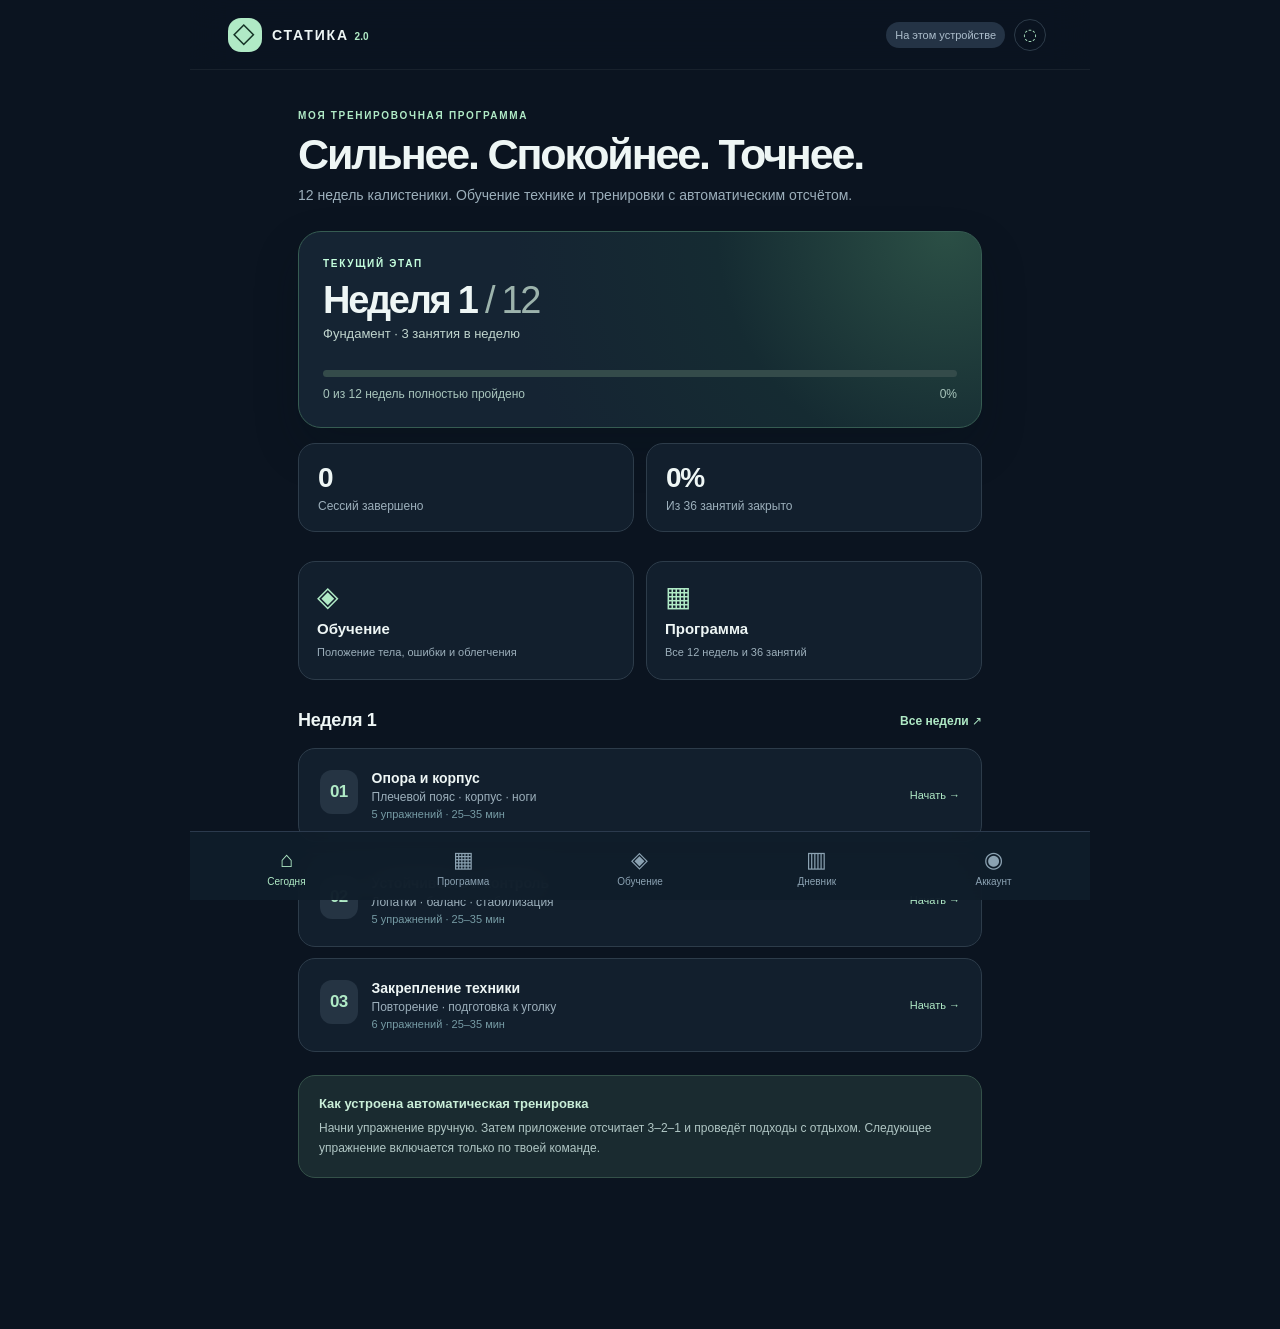
<file: index.html>
<!doctype html>
<html lang="ru">
<head>
  <meta charset="utf-8">
  <meta name="viewport" content="width=device-width,initial-scale=1,viewport-fit=cover">
  <meta name="theme-color" content="#0c1624">
  <meta name="description" content="Персональный курс статической калистеники: 12 недель, таймер, дневник и синхронизация">
  <meta name="apple-mobile-web-app-capable" content="yes">
  <meta name="apple-mobile-web-app-status-bar-style" content="black-translucent">
  <meta name="apple-mobile-web-app-title" content="Статика">
  <link rel="manifest" href="./manifest.webmanifest">
  <link rel="apple-touch-icon" href="./icons/icon-192.png">
  <link rel="icon" type="image/png" href="./icons/icon-192.png">
  <link rel="stylesheet" href="./styles.css">
  <title>Статика 2.0 — мой курс</title>
</head>
<body>
  <div id="app" aria-live="polite">
    <div class="splash"><div class="splash-icon">◈</div><strong>Статика</strong><span>Загрузка плана тренировок…</span></div>
  </div>
  <div id="toast" class="toast" role="status" aria-live="polite"></div>
  <script src="./config.js"></script>
  <script src="./visuals.js" defer></script>
  <script src="./app.js" defer></script>
</body>
</html>
</file>
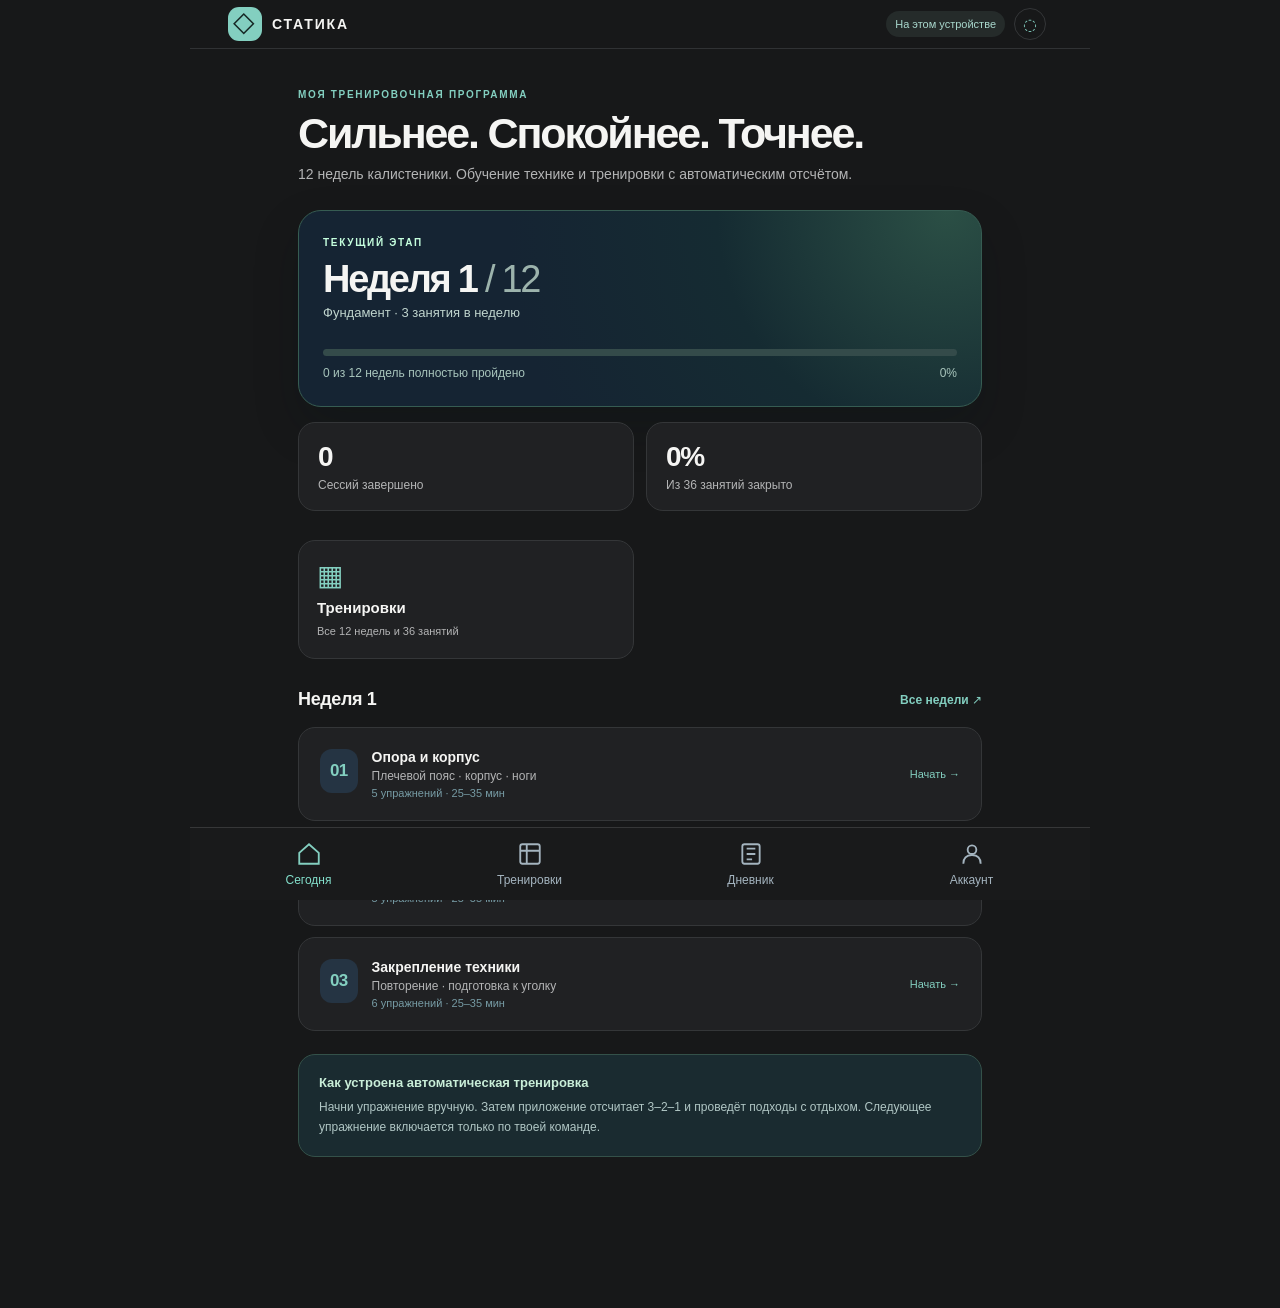
<file: test/index.html>
<!doctype html>
<html lang="ru">
<head>
  <meta charset="utf-8">
  <meta name="viewport" content="width=device-width,initial-scale=1,viewport-fit=cover">
  <meta name="theme-color" content="#171819">
  <meta name="description" content="Персональный курс статической калистеники: 12 недель, таймер, дневник и синхронизация">
  <meta name="apple-mobile-web-app-capable" content="yes">
  <meta name="apple-mobile-web-app-status-bar-style" content="black-translucent">
  <meta name="apple-mobile-web-app-title" content="Статика">
  <link rel="manifest" href="./manifest.webmanifest">
  <link rel="apple-touch-icon" href="./icons/icon-192.png">
  <link rel="icon" type="image/png" href="./icons/icon-192.png">
  <link rel="stylesheet" href="./styles.css">
  <title>Статика 2.3 RC7.3.4 — ТЕСТ</title>
</head>
<body>
  <div id="app" aria-live="polite">
    <div class="splash"><div class="splash-icon">◈</div><strong>Статика</strong><span>Загрузка плана тренировок…</span></div>
  </div>
  <div id="toast" class="toast" role="status" aria-live="polite"></div>
  <script src="../config.js"></script>
  <script src="./visuals.js" defer></script>
  <script src="./v21-engine.js" defer></script>
  <script src="./version.js" defer></script>
  <script src="./app.js" defer></script>
</body>
</html>
</file>
<file: styles.css>
:root{color-scheme:dark;--bg:#0b1420;--panel:#121f2d;--panel2:#182838;--border:#2d3c4a;--text:#eef6f5;--muted:#9cafbb;--accent:#b0eac6;--accent-dark:#19382a;--warning:#f3d4a0;--red:#ffa9a9;--radius:19px;font-family:-apple-system,BlinkMacSystemFont,'Segoe UI',Roboto,'Helvetica Neue',Arial,sans-serif;font-synthesis:none}
*{box-sizing:border-box}body{margin:0;background:var(--bg);color:var(--text);-webkit-tap-highlight-color:transparent}button,input,textarea,select{font:inherit}button{cursor:pointer}button:disabled{opacity:.6;cursor:not-allowed}a{color:var(--accent)}.app-shell{min-height:100dvh;max-width:900px;margin:auto;padding-bottom:calc(88px + env(safe-area-inset-bottom))}.topbar{height:70px;padding:0 22px;display:flex;align-items:center;justify-content:space-between;border-bottom:1px solid rgba(255,255,255,.06);position:sticky;top:0;background:rgba(11,20,32,.94);backdrop-filter:blur(18px);z-index:10}.brand{border:0;background:none;color:var(--text);display:flex;align-items:center;gap:10px;font-weight:850;letter-spacing:.13em;font-size:14px;padding:8px 0}.brand-mark{border-radius:13px;background:var(--accent);color:#143225;font-size:28px;width:34px;height:34px;line-height:30px}.top-profile{display:flex;gap:9px;align-items:center;border:0;background:transparent;color:inherit}.avatar{border:1px solid var(--border);border-radius:50%;width:32px;height:32px;display:grid;place-items:center;color:var(--accent)}.sync-pill{font-size:11px;border-radius:999px;padding:7px 9px;background:#243345;color:#adbecc}.sync-pill.good{background:#1d392f;color:#aeecc5}.sync-pill.warn{background:#3b3027;color:#f5cc99}.sync-pill.bad{background:#402a2b;color:#ffa9a9}.main{padding:29px 22px 20px}.heading{margin-bottom:25px}.eyebrow{font-size:10px;letter-spacing:.17em;font-weight:800;color:var(--accent);text-transform:uppercase}.heading h1{font-size:clamp(29px,7vw,43px);letter-spacing:-.05em;line-height:1.08;margin:10px 0 8px;font-weight:780}.muted{color:var(--muted);line-height:1.5}.heading p{font-size:14px;max-width:590px;margin:0}.hero{padding:26px 24px;background:radial-gradient(circle at 95% 0%,#2b4f45 0%,#152b32 34%,#152433 65%);border:1px solid #365c52;border-radius:23px;box-shadow:0 20px 45px #03101838}.hero-tag{color:#c5ffde;font-size:10px;letter-spacing:.17em;font-weight:800}.hero h2{font-size:38px;letter-spacing:-.06em;margin:10px 0 4px}.hero h2 span{font-weight:400;color:#9cb3ac}.hero-sub{color:#c0d5ce;font-size:13px}.meter{height:7px;background:#344b4a;border-radius:10px;overflow:hidden}.meter>span{display:block;height:100%;background:var(--accent);border-radius:10px;transition:width .2s}.hero .meter{margin-top:29px}.hero-footer{display:flex;justify-content:space-between;margin-top:10px;font-size:12px;color:#a8c5bc}.two-stats{display:grid;grid-template-columns:repeat(2,minmax(0,1fr));gap:12px;margin:15px 0 29px}.stat{background:var(--panel);border:1px solid var(--border);border-radius:17px;padding:18px 19px}.stat-value{font-size:28px;font-weight:750;letter-spacing:-.05em;color:var(--text)}.stat-label{color:var(--muted);font-size:12px;margin-top:5px}.section-title{display:flex;justify-content:space-between;align-items:center;gap:10px;margin:24px 0 14px}.section-title h2{font-size:18px;margin:0;letter-spacing:-.02em}.text-link{background:transparent;border:0;color:var(--accent);font-size:12px;font-weight:650;padding:6px 0;text-decoration:none}.day-list{display:grid;gap:11px}.day-card{display:flex;align-items:center;text-align:left;gap:14px;padding:17px;background:var(--panel);border:1px solid var(--border);border-radius:17px;color:var(--text);min-width:0}.day-card:hover,.day-card:focus-visible{border-color:#6d9d88}.day-num{font-size:17px;letter-spacing:-.04em;background:#253443;align-self:flex-start;border-radius:12px;padding:12px 10px;color:var(--accent);font-weight:750}.day-info{flex:1;min-width:0;display:grid;gap:4px}.day-info strong{font-size:14px}.day-info>span{font-size:12px;color:var(--muted)}.day-meta{font-size:11px;color:#769ba4}.state-label{font-size:11px;color:var(--accent);white-space:nowrap}.state-label.finished{color:#96b8a4}.state-label b{font-size:17px;margin-left:4px}.note-card{background:#1a2b30;border:1px solid #345149;border-radius:17px;padding:18px 20px;margin:23px 0}.note-card strong{font-size:13px;color:#c9eed8}.note-card p{font-size:12px;color:#b0c6c4;line-height:1.65;margin:7px 0 0}.note-card .btn{margin-top:12px}.recent{border:1px solid var(--border);border-radius:14px;background:transparent;color:inherit;padding:14px;width:100%;display:grid;gap:5px;text-align:left}.recent>span{font-size:12px;color:var(--muted)}.recent strong{font-size:13px}.bottom-nav{position:fixed;z-index:15;bottom:0;left:50%;transform:translateX(-50%);display:grid;grid-template-columns:repeat(4,1fr);background:#101d2aee;border-top:1px solid #2b3a4d;width:min(900px,100%);padding:10px 8px calc(8px + env(safe-area-inset-bottom));backdrop-filter:blur(16px)}.nav-link{border:0;background:transparent;color:#8ba2b2;display:grid;place-items:center;gap:4px;padding:5px 2px;font-size:11px}.nav-link.active{color:var(--accent)}.nav-glyph{font-size:24px;line-height:1.15}.week-strip{display:flex;gap:9px;overflow:auto;scrollbar-width:none;padding:0 0 12px;margin:0 -22px 12px;padding-left:22px;padding-right:22px}.week-strip::-webkit-scrollbar{display:none}.week-pill{flex:0 0 42px;height:42px;border:1px solid var(--border);border-radius:13px;background:var(--panel);color:var(--text);font-size:14px}.week-pill.selected{background:var(--accent);border-color:var(--accent);color:#152b27;font-weight:800}.phase-card{border:1px solid #365348;background:#1a312d;border-radius:18px;padding:20px 22px;margin-bottom:17px}.phase-card h2{font-size:23px;margin:7px 0}.phase-card p{font-size:13px;color:#b3d3c6;margin:0}.plan-card{background:var(--panel);border:1px solid var(--border);border-radius:20px;padding:19px;margin:14px 0}.plan-header{display:flex;justify-content:space-between;gap:10px}.plan-header h3{font-size:20px;letter-spacing:-.03em;margin:7px 0 5px}.plan-header p{font-size:12px;margin:0}.tag{background:#27384a;border-radius:9px;color:#9db6c4;padding:7px 9px;align-self:start;font-size:11px;white-space:nowrap}.tag.done{background:#244435;color:var(--accent)}.plan-exercises{margin:18px 0;border-block:1px solid var(--border)}.plan-exercise{display:flex;justify-content:space-between;align-items:center;gap:10px;padding:11px 0;border-bottom:1px solid #253746;font-size:12px}.plan-exercise:last-child{border-bottom:0}.plan-exercise span{min-width:0}.plan-exercise small{color:#a0cdb4;flex-shrink:0;font-size:11px}.btn{border-radius:12px;padding:13px 16px;font-size:13px;font-weight:760;border:1px solid transparent;min-height:46px;display:inline-flex;justify-content:center;align-items:center;gap:9px}.btn-wide{width:100%;justify-content:space-between}.btn-primary{background:var(--accent);color:#152c23}.btn-light{background:#d4eadd;color:#1b3429}.btn-outline{background:transparent;color:var(--accent);border-color:#5a8475}.btn-muted{background:#283848;color:#e4eff4}.btn-finish{background:#2b493c;border-color:#4b7864;color:#ceffe0;margin-top:20px}.workout-top{display:flex;justify-content:space-between;align-items:center}.back-btn{background:none;border:0;color:var(--accent);padding:5px 0;font-size:13px}.workout-step{font-size:11px;letter-spacing:.1em;color:var(--muted);font-weight:750}.workout-name{font-size:28px;letter-spacing:-.04em;margin:19px 0}.workout-progress{display:flex;gap:12px;align-items:center;font-size:11px;color:var(--muted);margin-bottom:17px}.workout-progress .meter{flex:1}.exercise-strip{display:flex;gap:10px;margin:18px 0 22px;overflow:auto}.exercise-node{width:39px;height:39px;flex:0 0 39px;border:1px solid #395264;border-radius:50%;background:var(--panel);color:var(--muted);font-size:14px;font-weight:700}.exercise-node.current{background:var(--accent);border-color:var(--accent);color:#142d20}.exercise-node.completed:not(.current){border-color:#567e67;color:#a1ddbc}.workout-card{background:var(--panel);border:1px solid var(--border);border-radius:22px;padding:22px}.exercise-count{font-size:10px;letter-spacing:.17em;color:var(--accent);font-weight:800}.workout-card h2{font-size:27px;letter-spacing:-.04em;line-height:1.2;margin:9px 0 5px}.exercise-prescription{font-size:14px;color:#b4d9c1}.coaching{background:#1c2f3a;border:1px solid #304755;border-radius:15px;padding:17px;margin:22px 0}.coaching strong,.little-title{font-size:13px}.coaching p{color:#c0d0d7;font-size:13px;line-height:1.65;margin:7px 0 11px}.coaching-cue{font-size:12px;color:var(--accent)}.coaching details{margin-top:12px;padding-top:10px;border-top:1px solid #385163}.coaching summary{color:#a7c6cf;font-size:12px;cursor:pointer}.coaching details p{margin-bottom:0}.little-title{margin:20px 0 12px}.set-row{display:flex;gap:8px;overflow-x:auto;padding-bottom:5px}.set-pill{background:#253747;color:#b9cbd5;border:1px solid #385366;border-radius:10px;padding:10px 12px;font-size:11px;flex-shrink:0}.set-pill.active{border-color:var(--accent);color:var(--accent)}.set-pill.recorded{background:#214036}.current-set{font-size:12px;color:#b4bdc9;margin:12px 0 16px}.timer-box{border:1px solid #3d594f;background:linear-gradient(140deg,#203d35,#192f38);border-radius:18px;text-align:center;padding:20px 15px;margin:17px 0}.timer-caption{font-size:10px;letter-spacing:.13em;color:#a4d7bd;font-weight:800}.timer-digits{font-size:65px;font-variant-numeric:tabular-nums;font-weight:800;letter-spacing:-.08em;padding:4px 0 14px}.timer-digits small{font-size:14px;letter-spacing:0;font-weight:400;color:#b2cdbb;margin-left:8px}.timer-actions{display:flex;gap:9px}.timer-actions>*{flex:1}.fine-print{color:#8fa6b2;font-size:11px;line-height:1.5;margin:12px 0 0}.center{text-align:center;display:block}.record-form{margin:19px 0}.record-form label,.feelings label,.form-stack label{font-size:12px;color:#aabfcc;display:grid;gap:8px}.record-line{display:flex;gap:9px;margin-top:9px}.record-line input{width:93px;flex:0 0 93px}.record-line .btn{flex:1}.rest-line{display:flex;align-items:center;gap:9px;margin-top:20px;font-variant-numeric:tabular-nums}.rest-line .btn{font-size:12px}.feelings{margin-top:16px;background:var(--panel);border:1px solid var(--border);border-radius:18px;padding:18px;display:grid;gap:11px}.feelings h3{font-size:15px;margin:0 0 4px}.feelings select,.feelings textarea,input,.form-stack input{background:#0d1c29;color:var(--text);border:1px solid #395061;border-radius:11px;padding:12px 13px;outline:none;max-width:100%;min-height:44px}.feelings textarea{resize:vertical}.feelings select:focus,.feelings textarea:focus,input:focus,.form-stack input:focus{border-color:var(--accent)}.chart-card,.settings-card{background:var(--panel);border:1px solid var(--border);border-radius:20px;padding:21px;margin:16px 0}.chart-card h2,.settings-card h2{font-size:17px;letter-spacing:-.02em;margin:0 0 13px}.bars{display:grid;grid-template-columns:repeat(12,1fr);align-items:end;gap:7px;height:150px;margin:22px 0 4px}.bar-col{display:grid;grid-template-rows:1fr auto;gap:8px;justify-items:center;height:100%;min-width:0}.bar-track{width:100%;max-width:28px;border-radius:5px;background:#293a45;height:100%;position:relative;overflow:hidden}.bar-fill{position:absolute;bottom:0;width:100%;background:var(--accent);border-radius:5px;min-height:0}.bar-col small{font-size:10px;color:#a1b9c4}.history-row{border:1px solid var(--border);background:var(--panel);border-radius:14px;margin:9px 0;padding:15px;display:flex;align-items:flex-start;gap:12px}.history-icon{color:var(--accent);background:#294439;border-radius:10px;padding:9px}.history-body{display:grid;gap:5px;flex:1;min-width:0}.history-body strong{font-size:13px}.history-body span,.history-body small{font-size:11px;color:#9db2bd}.history-body p{font-size:12px;color:#d3e1e4;white-space:pre-wrap;overflow-wrap:anywhere;margin:6px 0 0}.history-action{border:0;background:none;color:var(--accent);font-size:18px}.empty{border:1px dashed #4b6170;border-radius:17px;text-align:center;padding:30px 20px;margin-top:17px}.empty-symbol{font-size:38px;color:var(--accent)}.empty h3{font-size:16px}.empty p{font-size:12px;color:var(--muted);margin-bottom:19px}.settings-card .section-title{margin:0 0 16px}.settings-card .tag{font-size:10px}.settings-card .small{font-size:12px;margin-top:-3px;line-height:1.6}.connected{display:flex;align-items:center;gap:11px}.connected-mark{background:#244838;border-radius:12px;color:var(--accent);padding:12px}.connected strong{font-size:13px}.connected p{font-size:11px;color:var(--muted);margin:5px 0 0}.action-row{display:flex;flex-wrap:wrap;gap:10px;margin-top:16px}.form-stack{display:grid;gap:14px}.form-stack label>input{width:100%;margin-top:0}.mode-switch{display:grid;grid-template-columns:1fr 1fr;background:#0f2030;padding:4px;border-radius:12px}.mode-switch button{border:0;border-radius:9px;background:transparent;color:#a0b5c4;padding:11px}.mode-switch button.selected{background:#274338;color:var(--accent)}.version{text-align:center;font-size:11px;color:#6e8998;margin-top:30px}.splash{height:100dvh;display:flex;flex-direction:column;align-items:center;justify-content:center;gap:8px;font-size:25px}.splash-icon{font-size:65px;color:var(--accent)}.splash span{font-size:13px;color:var(--muted)}.toast{position:fixed;z-index:100;bottom:calc(85px + env(safe-area-inset-bottom));left:50%;transform:translate(-50%,20px);width:calc(100% - 30px);max-width:500px;border:1px solid #799886;background:#263e37;color:#effff2;border-radius:13px;padding:13px 16px;opacity:0;pointer-events:none;transition:.18s;font-size:13px;box-shadow:0 18px 60px #0009}.toast.show{opacity:1;transform:translate(-50%,0)}
@media(min-width:740px){.main{padding:40px 38px 40px}.week-strip{margin-inline:-38px;padding-inline:38px}.day-card{padding:21px}.topbar{padding-inline:38px}.workout-card{padding:30px}.main{max-width:760px;margin:auto}}
@media(max-width:390px){.main{padding-inline:15px}.topbar{padding-inline:15px}.sync-pill{font-size:9px;padding:7px}.week-strip{margin-inline:-15px;padding-inline:15px}.day-card{gap:9px;padding:14px}.day-info strong{font-size:13px}.state-label{font-size:10px}.plan-card{padding:14px}.record-line .btn{font-size:11px;padding-inline:9px}}
@media(prefers-reduced-motion:reduce){*,*:before,*:after{scroll-behavior:auto!important;transition:none!important}}
/* ===== Статика 2.0: режим обучения + автоматическая тренировка ===== */
.v2-brand-number{font-size:10px;color:var(--accent);letter-spacing:0}.bottom-nav{grid-template-columns:repeat(5,minmax(0,1fr))}.nav-link{font-size:10px}.nav-glyph{font-size:22px}
.v2-mode-cards{display:grid;grid-template-columns:1fr 1fr;gap:12px;margin:14px 0 28px}.v2-mode-cards button{color:var(--text);background:var(--panel);border:1px solid var(--border);border-radius:17px;padding:18px;display:grid;gap:7px;text-align:left}.v2-mode-cards button>span{font-size:28px;color:var(--accent)}.v2-mode-cards button strong{font-size:15px}.v2-mode-cards button small{font-size:11px;color:var(--muted);line-height:1.5}.v2-mode-cards button:hover{border-color:var(--accent)}
.v2-ex-preview{background:transparent;color:inherit;border:none;width:100%;text-align:left;cursor:pointer}.v2-ex-preview:hover{color:var(--accent)}
.study-library{display:flex;gap:9px;flex-wrap:nowrap;overflow:auto;margin:15px 0 24px;padding-bottom:12px;scrollbar-width:thin;scrollbar-color:#496657 transparent}.study-library button{flex:0 0 auto;max-width:220px;border:1px solid var(--border);border-radius:12px;background:var(--panel);color:#c7dadd;padding:11px 13px;font-size:12px}.study-library button.selected{background:var(--accent);color:#16392a;border-color:var(--accent);font-weight:750}.learn-card{padding:21px;border:1px solid var(--border);border-radius:22px;background:var(--panel)}.learn-card h2{font-size:27px;letter-spacing:-.04em;line-height:1.2;margin:10px 0 18px}
.diagram{position:relative;border:1px solid #41655a;background:radial-gradient(circle at 45% 36%,#1f4445,#122833 73%);border-radius:17px;overflow:hidden;min-height:220px}.diagram svg{display:block;width:100%;height:auto;min-height:210px}.diagram-badge{position:absolute;right:12px;top:12px;border:1px solid #659b82;background:#1b3c35ed;border-radius:999px;padding:7px 11px;color:#c0f0d2;font-size:11px}.diagram-badge.wrong{color:#ffd2cc;background:#583b37ed;border-color:#b07067}
.diagram-switch{display:grid;grid-template-columns:1fr 1fr;gap:9px;margin:13px 0 8px}.diagram-switch button{background:#223541;border:1px solid var(--border);color:#b5cbd1;padding:12px 9px;border-radius:10px;font-size:12px;font-weight:700}.diagram-switch button.selected{color:var(--accent);background:#2b493e;border-color:#76ae8f}.diagram-switch button.wrong{color:#ffd7d3;background:#563a35;border-color:#b16d6b}
.study-grid{display:grid;grid-template-columns:1.3fr 1fr;gap:12px}.study-grid .coaching{margin:14px 0;background:#1b3039}.coaching ul{margin:10px 0 0;padding-left:20px;color:#d0e3e6;font-size:12px;line-height:1.8}.v2-fallback{margin:7px 0 17px;padding:15px;border:1px solid #415b5c;background:#1d333b;border-radius:13px;font-size:12px}.v2-fallback summary{color:var(--accent);cursor:pointer;font-weight:700}.v2-fallback p{line-height:1.6;color:#d0e5e2}
.v2-workout h2{margin-bottom:3px}.micro-learn{width:100%;display:flex;justify-content:space-between;align-items:center;background:#213a3d;border:1px solid #4a7964;border-radius:13px;padding:13px 15px;color:var(--accent);font-size:12px;font-weight:800;margin:22px 0}.micro-learn span{font-size:20px}
.v2-machine{border:1px solid #416859;border-radius:19px;background:radial-gradient(circle at top,#25483b,#162f33 80%);padding:27px 18px 22px;text-align:center;margin:21px 0 14px}.v2-digits{display:flex;align-items:baseline;justify-content:center;gap:12px;margin:6px 0}.v2-digits strong{font-size:clamp(67px,12vw,99px);font-weight:800;letter-spacing:-.08em;font-variant-numeric:tabular-nums;line-height:1.2}.v2-digits small{font-size:16px;color:#c3d9cc}.v2-hint{font-size:12px;color:#c5d9d3;line-height:1.7;max-width:460px;margin:4px auto 23px}.v2-controls{display:flex;align-items:stretch;gap:9px;flex-wrap:wrap;justify-content:center}.v2-controls>.btn{flex:1;white-space:normal}.v2-controls>.subtle-card{width:100%;font-size:12px;line-height:1.6;color:#c5d7cf;padding:13px;border:1px solid #4b7062;border-radius:12px}
.v2-quick-row{display:flex;gap:14px;flex-wrap:wrap;align-items:center;justify-content:space-between;padding:9px 2px;font-size:12px;color:#d1e8e4}.v2-check{display:flex;align-items:center;gap:6px;cursor:pointer}.v2-check input{accent-color:var(--accent);width:16px;height:16px}.v2-rest{display:flex;align-items:center;gap:6px}.v2-rest select{background:#223945;border:1px solid #4c6a72;color:var(--text);padding:7px;border-radius:8px;font-size:12px}.v2-edit{margin-top:22px;padding:15px;border:1px solid var(--border);border-radius:13px;background:#1a2b35}.v2-edit summary{font-size:12px;color:#d2e8e6;cursor:pointer}.v2-edit p{font-size:12px;color:var(--muted)}.v2-edit .record-line{align-items:stretch}.v2-edit .btn{min-width:0}.record-line input{background:#101e2c}.learn-card .btn-wide{margin-top:17px}
.exercise-node:disabled{opacity:.65;cursor:not-allowed}.plan-exercise:focus-visible,.micro-learn:focus-visible,.v2-mode-cards button:focus-visible{outline:2px solid var(--accent);outline-offset:2px}
@media(max-width:650px){.study-grid{grid-template-columns:1fr;gap:0}.study-grid .coaching{margin:10px 0}.diagram svg{min-height:160px}.bottom-nav{padding-inline:2px}.nav-link{font-size:9px}.nav-glyph{font-size:20px}.topbar{padding-inline:14px}.v2-machine{padding:18px 12px}.v2-rest{margin-left:auto}.learn-card{padding:15px}.learn-card h2{font-size:23px}}
@media(max-width:365px){.nav-link{font-size:8px}.v2-mode-cards button{padding:11px}.v2-mode-cards button strong{font-size:13px}.v2-quick-row{gap:10px}.workout-card{padding:15px}}
.v2-rep-entry{display:flex;align-items:center;gap:8px;font-size:12px;color:#d4e6dd}.v2-rep-entry input{width:76px;min-height:45px;color:var(--text);background:#132830;border:1px solid #5e8277;border-radius:11px;padding:10px}.v2-controls .v2-rep-entry{flex:1}.v2-controls .v2-rep-entry + .btn{flex:1}
</file>
<file: test/styles.css>
:root{color-scheme:dark;--bg:#0b1420;--panel:#121f2d;--panel2:#182838;--border:#2d3c4a;--text:#eef6f5;--muted:#9cafbb;--accent:#b0eac6;--accent-dark:#19382a;--warning:#f3d4a0;--red:#ffa9a9;--radius:19px;font-family:-apple-system,BlinkMacSystemFont,'Segoe UI',Roboto,'Helvetica Neue',Arial,sans-serif;font-synthesis:none}
*{box-sizing:border-box}body{margin:0;background:var(--bg);color:var(--text);-webkit-tap-highlight-color:transparent}button,input,textarea,select{font:inherit}button{cursor:pointer}button:disabled{opacity:.6;cursor:not-allowed}a{color:var(--accent)}.app-shell{min-height:100dvh;max-width:900px;margin:auto;padding-bottom:calc(88px + env(safe-area-inset-bottom))}.topbar{height:70px;padding:0 22px;display:flex;align-items:center;justify-content:space-between;border-bottom:1px solid rgba(255,255,255,.06);position:sticky;top:0;background:rgba(11,20,32,.94);backdrop-filter:blur(18px);z-index:10}.brand{border:0;background:none;color:var(--text);display:flex;align-items:center;gap:10px;font-weight:850;letter-spacing:.13em;font-size:14px;padding:8px 0}.brand-mark{border-radius:13px;background:var(--accent);color:#143225;font-size:28px;width:34px;height:34px;line-height:30px}.top-profile{display:flex;gap:9px;align-items:center;border:0;background:transparent;color:inherit}.avatar{border:1px solid var(--border);border-radius:50%;width:32px;height:32px;display:grid;place-items:center;color:var(--accent)}.sync-pill{font-size:11px;border-radius:999px;padding:7px 9px;background:#243345;color:#adbecc}.sync-pill.good{background:#1d392f;color:#aeecc5}.sync-pill.warn{background:#3b3027;color:#f5cc99}.sync-pill.bad{background:#402a2b;color:#ffa9a9}.main{padding:29px 22px 20px}.heading{margin-bottom:25px}.eyebrow{font-size:10px;letter-spacing:.17em;font-weight:800;color:var(--accent);text-transform:uppercase}.heading h1{font-size:clamp(29px,7vw,43px);letter-spacing:-.05em;line-height:1.08;margin:10px 0 8px;font-weight:780}.muted{color:var(--muted);line-height:1.5}.heading p{font-size:14px;max-width:590px;margin:0}.hero{padding:26px 24px;background:radial-gradient(circle at 95% 0%,#2b4f45 0%,#152b32 34%,#152433 65%);border:1px solid #365c52;border-radius:23px;box-shadow:0 20px 45px #03101838}.hero-tag{color:#c5ffde;font-size:10px;letter-spacing:.17em;font-weight:800}.hero h2{font-size:38px;letter-spacing:-.06em;margin:10px 0 4px}.hero h2 span{font-weight:400;color:#9cb3ac}.hero-sub{color:#c0d5ce;font-size:13px}.meter{height:7px;background:#344b4a;border-radius:10px;overflow:hidden}.meter>span{display:block;height:100%;background:var(--accent);border-radius:10px;transition:width .2s}.hero .meter{margin-top:29px}.hero-footer{display:flex;justify-content:space-between;margin-top:10px;font-size:12px;color:#a8c5bc}.two-stats{display:grid;grid-template-columns:repeat(2,minmax(0,1fr));gap:12px;margin:15px 0 29px}.stat{background:var(--panel);border:1px solid var(--border);border-radius:17px;padding:18px 19px}.stat-value{font-size:28px;font-weight:750;letter-spacing:-.05em;color:var(--text)}.stat-label{color:var(--muted);font-size:12px;margin-top:5px}.section-title{display:flex;justify-content:space-between;align-items:center;gap:10px;margin:24px 0 14px}.section-title h2{font-size:18px;margin:0;letter-spacing:-.02em}.text-link{background:transparent;border:0;color:var(--accent);font-size:12px;font-weight:650;padding:6px 0;text-decoration:none}.day-list{display:grid;gap:11px}.day-card{display:flex;align-items:center;text-align:left;gap:14px;padding:17px;background:var(--panel);border:1px solid var(--border);border-radius:17px;color:var(--text);min-width:0}.day-card:hover,.day-card:focus-visible{border-color:#6d9d88}.day-num{font-size:17px;letter-spacing:-.04em;background:#253443;align-self:flex-start;border-radius:12px;padding:12px 10px;color:var(--accent);font-weight:750}.day-info{flex:1;min-width:0;display:grid;gap:4px}.day-info strong{font-size:14px}.day-info>span{font-size:12px;color:var(--muted)}.day-meta{font-size:11px;color:#769ba4}.state-label{font-size:11px;color:var(--accent);white-space:nowrap}.state-label.finished{color:#96b8a4}.state-label b{font-size:17px;margin-left:4px}.note-card{background:#1a2b30;border:1px solid #345149;border-radius:17px;padding:18px 20px;margin:23px 0}.note-card strong{font-size:13px;color:#c9eed8}.note-card p{font-size:12px;color:#b0c6c4;line-height:1.65;margin:7px 0 0}.note-card .btn{margin-top:12px}.recent{border:1px solid var(--border);border-radius:14px;background:transparent;color:inherit;padding:14px;width:100%;display:grid;gap:5px;text-align:left}.recent>span{font-size:12px;color:var(--muted)}.recent strong{font-size:13px}.bottom-nav{position:fixed;z-index:15;bottom:0;left:50%;transform:translateX(-50%);display:grid;grid-template-columns:repeat(4,1fr);background:#101d2aee;border-top:1px solid #2b3a4d;width:min(900px,100%);padding:10px 8px calc(8px + env(safe-area-inset-bottom));backdrop-filter:blur(16px)}.nav-link{border:0;background:transparent;color:#8ba2b2;display:grid;place-items:center;gap:4px;padding:5px 2px;font-size:11px}.nav-link.active{color:var(--accent)}.nav-glyph{font-size:24px;line-height:1.15}.week-strip{display:flex;gap:9px;overflow:auto;scrollbar-width:none;padding:0 0 12px;margin:0 -22px 12px;padding-left:22px;padding-right:22px}.week-strip::-webkit-scrollbar{display:none}.week-pill{flex:0 0 42px;height:42px;border:1px solid var(--border);border-radius:13px;background:var(--panel);color:var(--text);font-size:14px}.week-pill.selected{background:var(--accent);border-color:var(--accent);color:#152b27;font-weight:800}.phase-card{border:1px solid #365348;background:#1a312d;border-radius:18px;padding:20px 22px;margin-bottom:17px}.phase-card h2{font-size:23px;margin:7px 0}.phase-card p{font-size:13px;color:#b3d3c6;margin:0}.plan-card{background:var(--panel);border:1px solid var(--border);border-radius:20px;padding:19px;margin:14px 0}.plan-header{display:flex;justify-content:space-between;gap:10px}.plan-header h3{font-size:20px;letter-spacing:-.03em;margin:7px 0 5px}.plan-header p{font-size:12px;margin:0}.tag{background:#27384a;border-radius:9px;color:#9db6c4;padding:7px 9px;align-self:start;font-size:11px;white-space:nowrap}.tag.done{background:#244435;color:var(--accent)}.plan-exercises{margin:18px 0;border-block:1px solid var(--border)}.plan-exercise{display:flex;justify-content:space-between;align-items:center;gap:10px;padding:11px 0;border-bottom:1px solid #253746;font-size:12px}.plan-exercise:last-child{border-bottom:0}.plan-exercise span{min-width:0}.plan-exercise small{color:#a0cdb4;flex-shrink:0;font-size:11px}.btn{border-radius:12px;padding:13px 16px;font-size:13px;font-weight:760;border:1px solid transparent;min-height:46px;display:inline-flex;justify-content:center;align-items:center;gap:9px}.btn-wide{width:100%;justify-content:space-between}.btn-primary{background:var(--accent);color:#152c23}.btn-light{background:#d4eadd;color:#1b3429}.btn-outline{background:transparent;color:var(--accent);border-color:#5a8475}.btn-muted{background:#283848;color:#e4eff4}.btn-finish{background:#2b493c;border-color:#4b7864;color:#ceffe0;margin-top:20px}.workout-top{display:flex;justify-content:space-between;align-items:center}.back-btn{background:none;border:0;color:var(--accent);padding:5px 0;font-size:13px}.workout-step{font-size:11px;letter-spacing:.1em;color:var(--muted);font-weight:750}.workout-name{font-size:28px;letter-spacing:-.04em;margin:19px 0}.workout-progress{display:flex;gap:12px;align-items:center;font-size:11px;color:var(--muted);margin-bottom:17px}.workout-progress .meter{flex:1}.exercise-strip{display:flex;gap:10px;margin:18px 0 22px;overflow:auto}.exercise-node{width:39px;height:39px;flex:0 0 39px;border:1px solid #395264;border-radius:50%;background:var(--panel);color:var(--muted);font-size:14px;font-weight:700}.exercise-node.current{background:var(--accent);border-color:var(--accent);color:#142d20}.exercise-node.completed:not(.current){border-color:#567e67;color:#a1ddbc}.workout-card{background:var(--panel);border:1px solid var(--border);border-radius:22px;padding:22px}.exercise-count{font-size:10px;letter-spacing:.17em;color:var(--accent);font-weight:800}.workout-card h2{font-size:27px;letter-spacing:-.04em;line-height:1.2;margin:9px 0 5px}.exercise-prescription{font-size:14px;color:#b4d9c1}.coaching{background:#1c2f3a;border:1px solid #304755;border-radius:15px;padding:17px;margin:22px 0}.coaching strong,.little-title{font-size:13px}.coaching p{color:#c0d0d7;font-size:13px;line-height:1.65;margin:7px 0 11px}.coaching-cue{font-size:12px;color:var(--accent)}.coaching details{margin-top:12px;padding-top:10px;border-top:1px solid #385163}.coaching summary{color:#a7c6cf;font-size:12px;cursor:pointer}.coaching details p{margin-bottom:0}.little-title{margin:20px 0 12px}.set-row{display:flex;gap:8px;overflow-x:auto;padding-bottom:5px}.set-pill{background:#253747;color:#b9cbd5;border:1px solid #385366;border-radius:10px;padding:10px 12px;font-size:11px;flex-shrink:0}.set-pill.active{border-color:var(--accent);color:var(--accent)}.set-pill.recorded{background:#214036}.current-set{font-size:12px;color:#b4bdc9;margin:12px 0 16px}.timer-box{border:1px solid #3d594f;background:linear-gradient(140deg,#203d35,#192f38);border-radius:18px;text-align:center;padding:20px 15px;margin:17px 0}.timer-caption{font-size:10px;letter-spacing:.13em;color:#a4d7bd;font-weight:800}.timer-digits{font-size:65px;font-variant-numeric:tabular-nums;font-weight:800;letter-spacing:-.08em;padding:4px 0 14px}.timer-digits small{font-size:14px;letter-spacing:0;font-weight:400;color:#b2cdbb;margin-left:8px}.timer-actions{display:flex;gap:9px}.timer-actions>*{flex:1}.fine-print{color:#8fa6b2;font-size:11px;line-height:1.5;margin:12px 0 0}.center{text-align:center;display:block}.record-form{margin:19px 0}.record-form label,.feelings label,.form-stack label{font-size:12px;color:#aabfcc;display:grid;gap:8px}.record-line{display:flex;gap:9px;margin-top:9px}.record-line input{width:93px;flex:0 0 93px}.record-line .btn{flex:1}.rest-line{display:flex;align-items:center;gap:9px;margin-top:20px;font-variant-numeric:tabular-nums}.rest-line .btn{font-size:12px}.feelings{margin-top:16px;background:var(--panel);border:1px solid var(--border);border-radius:18px;padding:18px;display:grid;gap:11px}.feelings h3{font-size:15px;margin:0 0 4px}.feelings select,.feelings textarea,input,.form-stack input{background:#0d1c29;color:var(--text);border:1px solid #395061;border-radius:11px;padding:12px 13px;outline:none;max-width:100%;min-height:44px}.feelings textarea{resize:vertical}.feelings select:focus,.feelings textarea:focus,input:focus,.form-stack input:focus{border-color:var(--accent)}.chart-card,.settings-card{background:var(--panel);border:1px solid var(--border);border-radius:20px;padding:21px;margin:16px 0}.chart-card h2,.settings-card h2{font-size:17px;letter-spacing:-.02em;margin:0 0 13px}.bars{display:grid;grid-template-columns:repeat(12,1fr);align-items:end;gap:7px;height:150px;margin:22px 0 4px}.bar-col{display:grid;grid-template-rows:1fr auto;gap:8px;justify-items:center;height:100%;min-width:0}.bar-track{width:100%;max-width:28px;border-radius:5px;background:#293a45;height:100%;position:relative;overflow:hidden}.bar-fill{position:absolute;bottom:0;width:100%;background:var(--accent);border-radius:5px;min-height:0}.bar-col small{font-size:10px;color:#a1b9c4}.history-row{border:1px solid var(--border);background:var(--panel);border-radius:14px;margin:9px 0;padding:15px;display:flex;align-items:flex-start;gap:12px}.history-icon{color:var(--accent);background:#294439;border-radius:10px;padding:9px}.history-body{display:grid;gap:5px;flex:1;min-width:0}.history-body strong{font-size:13px}.history-body span,.history-body small{font-size:11px;color:#9db2bd}.history-body p{font-size:12px;color:#d3e1e4;white-space:pre-wrap;overflow-wrap:anywhere;margin:6px 0 0}.history-action{border:0;background:none;color:var(--accent);font-size:18px}.empty{border:1px dashed #4b6170;border-radius:17px;text-align:center;padding:30px 20px;margin-top:17px}.empty-symbol{font-size:38px;color:var(--accent)}.empty h3{font-size:16px}.empty p{font-size:12px;color:var(--muted);margin-bottom:19px}.settings-card .section-title{margin:0 0 16px}.settings-card .tag{font-size:10px}.settings-card .small{font-size:12px;margin-top:-3px;line-height:1.6}.connected{display:flex;align-items:center;gap:11px}.connected-mark{background:#244838;border-radius:12px;color:var(--accent);padding:12px}.connected strong{font-size:13px}.connected p{font-size:11px;color:var(--muted);margin:5px 0 0}.action-row{display:flex;flex-wrap:wrap;gap:10px;margin-top:16px}.form-stack{display:grid;gap:14px}.form-stack label>input{width:100%;margin-top:0}.mode-switch{display:grid;grid-template-columns:1fr 1fr;background:#0f2030;padding:4px;border-radius:12px}.mode-switch button{border:0;border-radius:9px;background:transparent;color:#a0b5c4;padding:11px}.mode-switch button.selected{background:#274338;color:var(--accent)}.version{text-align:center;font-size:11px;color:#6e8998;margin-top:30px}.splash{height:100dvh;display:flex;flex-direction:column;align-items:center;justify-content:center;gap:8px;font-size:25px}.splash-icon{font-size:65px;color:var(--accent)}.splash span{font-size:13px;color:var(--muted)}.toast{position:fixed;z-index:100;bottom:calc(85px + env(safe-area-inset-bottom));left:50%;transform:translate(-50%,20px);width:calc(100% - 30px);max-width:500px;border:1px solid #799886;background:#263e37;color:#effff2;border-radius:13px;padding:13px 16px;opacity:0;pointer-events:none;transition:.18s;font-size:13px;box-shadow:0 18px 60px #0009}.toast.show{opacity:1;transform:translate(-50%,0)}
@media(min-width:740px){.main{padding:40px 38px 40px}.week-strip{margin-inline:-38px;padding-inline:38px}.day-card{padding:21px}.topbar{padding-inline:38px}.workout-card{padding:30px}.main{max-width:760px;margin:auto}}
@media(max-width:390px){.main{padding-inline:15px}.topbar{padding-inline:15px}.sync-pill{font-size:9px;padding:7px}.week-strip{margin-inline:-15px;padding-inline:15px}.day-card{gap:9px;padding:14px}.day-info strong{font-size:13px}.state-label{font-size:10px}.plan-card{padding:14px}.record-line .btn{font-size:11px;padding-inline:9px}}
@media(prefers-reduced-motion:reduce){*,*:before,*:after{scroll-behavior:auto!important;transition:none!important}}
/* ===== Статика 2.0: режим обучения + автоматическая тренировка ===== */
.v2-brand-number{font-size:10px;color:var(--accent);letter-spacing:0}.bottom-nav{grid-template-columns:repeat(5,minmax(0,1fr))}.nav-link{font-size:10px}.nav-glyph{font-size:22px}
.v2-mode-cards{display:grid;grid-template-columns:1fr 1fr;gap:12px;margin:14px 0 28px}.v2-mode-cards button{color:var(--text);background:var(--panel);border:1px solid var(--border);border-radius:17px;padding:18px;display:grid;gap:7px;text-align:left}.v2-mode-cards button>span{font-size:28px;color:var(--accent)}.v2-mode-cards button strong{font-size:15px}.v2-mode-cards button small{font-size:11px;color:var(--muted);line-height:1.5}.v2-mode-cards button:hover{border-color:var(--accent)}
.v2-ex-preview{background:transparent;color:inherit;border:none;width:100%;text-align:left;cursor:pointer}.v2-ex-preview:hover{color:var(--accent)}
.study-library{display:flex;gap:9px;flex-wrap:nowrap;overflow:auto;margin:15px 0 24px;padding-bottom:12px;scrollbar-width:thin;scrollbar-color:#496657 transparent}.study-library button{flex:0 0 auto;max-width:220px;border:1px solid var(--border);border-radius:12px;background:var(--panel);color:#c7dadd;padding:11px 13px;font-size:12px}.study-library button.selected{background:var(--accent);color:#16392a;border-color:var(--accent);font-weight:750}.learn-card{padding:21px;border:1px solid var(--border);border-radius:22px;background:var(--panel)}.learn-card h2{font-size:27px;letter-spacing:-.04em;line-height:1.2;margin:10px 0 18px}
.diagram{position:relative;border:1px solid #41655a;background:radial-gradient(circle at 45% 36%,#1f4445,#122833 73%);border-radius:17px;overflow:hidden;min-height:220px}.diagram svg{display:block;width:100%;height:auto;min-height:210px}.diagram-badge{position:absolute;right:12px;top:12px;border:1px solid #659b82;background:#1b3c35ed;border-radius:999px;padding:7px 11px;color:#c0f0d2;font-size:11px}.diagram-badge.wrong{color:#ffd2cc;background:#583b37ed;border-color:#b07067}
.diagram-switch{display:grid;grid-template-columns:1fr 1fr;gap:9px;margin:13px 0 8px}.diagram-switch button{background:#223541;border:1px solid var(--border);color:#b5cbd1;padding:12px 9px;border-radius:10px;font-size:12px;font-weight:700}.diagram-switch button.selected{color:var(--accent);background:#2b493e;border-color:#76ae8f}.diagram-switch button.wrong{color:#ffd7d3;background:#563a35;border-color:#b16d6b}
.study-grid{display:grid;grid-template-columns:1.3fr 1fr;gap:12px}.study-grid .coaching{margin:14px 0;background:#1b3039}.coaching ul{margin:10px 0 0;padding-left:20px;color:#d0e3e6;font-size:12px;line-height:1.8}.v2-fallback{margin:7px 0 17px;padding:15px;border:1px solid #415b5c;background:#1d333b;border-radius:13px;font-size:12px}.v2-fallback summary{color:var(--accent);cursor:pointer;font-weight:700}.v2-fallback p{line-height:1.6;color:#d0e5e2}
.v2-workout h2{margin-bottom:3px}.micro-learn{width:100%;display:flex;justify-content:space-between;align-items:center;background:#213a3d;border:1px solid #4a7964;border-radius:13px;padding:13px 15px;color:var(--accent);font-size:12px;font-weight:800;margin:22px 0}.micro-learn span{font-size:20px}
.v2-machine{border:1px solid #416859;border-radius:19px;background:radial-gradient(circle at top,#25483b,#162f33 80%);padding:27px 18px 22px;text-align:center;margin:21px 0 14px}.v2-digits{display:flex;align-items:baseline;justify-content:center;gap:12px;margin:6px 0}.v2-digits strong{font-size:clamp(67px,12vw,99px);font-weight:800;letter-spacing:-.08em;font-variant-numeric:tabular-nums;line-height:1.2}.v2-digits small{font-size:16px;color:#c3d9cc}.v2-hint{font-size:12px;color:#c5d9d3;line-height:1.7;max-width:460px;margin:4px auto 23px}.v2-controls{display:flex;align-items:stretch;gap:9px;flex-wrap:wrap;justify-content:center}.v2-controls>.btn{flex:1;white-space:normal}.v2-controls>.subtle-card{width:100%;font-size:12px;line-height:1.6;color:#c5d7cf;padding:13px;border:1px solid #4b7062;border-radius:12px}
.v2-quick-row{display:flex;gap:14px;flex-wrap:wrap;align-items:center;justify-content:space-between;padding:9px 2px;font-size:12px;color:#d1e8e4}.v2-check{display:flex;align-items:center;gap:6px;cursor:pointer}.v2-check input{accent-color:var(--accent);width:16px;height:16px}.v2-rest{display:flex;align-items:center;gap:6px}.v2-rest select{background:#223945;border:1px solid #4c6a72;color:var(--text);padding:7px;border-radius:8px;font-size:12px}.v2-edit{margin-top:22px;padding:15px;border:1px solid var(--border);border-radius:13px;background:#1a2b35}.v2-edit summary{font-size:12px;color:#d2e8e6;cursor:pointer}.v2-edit p{font-size:12px;color:var(--muted)}.v2-edit .record-line{align-items:stretch}.v2-edit .btn{min-width:0}.record-line input{background:#101e2c}.learn-card .btn-wide{margin-top:17px}
.exercise-node:disabled{opacity:.65;cursor:not-allowed}.plan-exercise:focus-visible,.micro-learn:focus-visible,.v2-mode-cards button:focus-visible{outline:2px solid var(--accent);outline-offset:2px}
@media(max-width:650px){.study-grid{grid-template-columns:1fr;gap:0}.study-grid .coaching{margin:10px 0}.diagram svg{min-height:160px}.bottom-nav{padding-inline:2px}.nav-link{font-size:9px}.nav-glyph{font-size:20px}.topbar{padding-inline:14px}.v2-machine{padding:18px 12px}.v2-rest{margin-left:auto}.learn-card{padding:15px}.learn-card h2{font-size:23px}}
@media(max-width:365px){.nav-link{font-size:8px}.v2-mode-cards button{padding:11px}.v2-mode-cards button strong{font-size:13px}.v2-quick-row{gap:10px}.workout-card{padding:15px}}
.v2-rep-entry{display:flex;align-items:center;gap:8px;font-size:12px;color:#d4e6dd}.v2-rep-entry input{width:76px;min-height:45px;color:var(--text);background:#132830;border:1px solid #5e8277;border-radius:11px;padding:10px}.v2-controls .v2-rep-entry{flex:1}.v2-controls .v2-rep-entry + .btn{flex:1}
/* Статика 2.1: настройка экрана и фонового аудио */
.screen-mode-card{margin-top:17px;padding:16px 16px 13px;background:#1b303a;border:1px solid #3e6264;border-radius:15px}
.mode-heading{font-weight:800;font-size:13px;color:#d6efdf;margin:0 0 10px}
.mode-options{display:grid;gap:9px}.mode-choice{display:flex;align-items:flex-start;gap:10px;background:#142832;border:1px solid #334d5a;border-radius:11px;padding:11px;cursor:pointer}.mode-choice:has(input:checked){background:#213b37;border-color:#87c2a0}
.mode-choice input{margin:3px 0 0;accent-color:#b0eac6;flex:0 0 auto}.mode-choice span{display:grid;gap:5px;line-height:1.4}.mode-choice strong{font-size:12px;color:#f1f8f2}.mode-choice small{font-size:11px;color:#adc8c3;line-height:1.5}.mode-status{font-size:11px;color:#b8d5cb;line-height:1.6;margin:12px 0 7px}
.screen-mode-card .text-link{display:block;text-align:left;font-size:12px}.v2-workout .screen-mode-card{margin-bottom:12px}

/* 2.3 RC: compact workout with visible exercise media */
.v2-workout{padding:16px!important}
.v2-workout h2{margin-bottom:4px!important}
.v23-tech{border-radius:16px;overflow:hidden;background:#1b3935;margin:12px 0 14px}
.v23-tech-photo{width:100%;border:0;background:transparent;padding:0;display:block;cursor:pointer}
.v23-tech-photo img{display:block;width:100%;aspect-ratio:16/9;object-fit:cover}
.v23-tech-fallback svg{width:100%;max-height:215px;display:block}
.v23-tech-caption{display:flex;align-items:center;justify-content:space-between;padding:9px 12px;color:#b1e5ce;font-size:13px;gap:10px}
.v23-tech-caption button{background:transparent;border:0;color:#b1e5ce;font-size:22px}
.v2-workout .v2-machine{padding:12px!important;margin:8px 0!important}
.v2-workout .v2-digits{margin:3px 0!important}
.v2-workout .v2-digits strong{font-size:clamp(34px,9vw,48px)!important}
.v2-workout .v2-hint{font-size:13px!important;margin:4px 0 10px!important}
.v23-settings{margin:14px 0;border:1px solid #2a4651;border-radius:12px;padding:12px}
.v23-settings>summary{cursor:pointer;color:#9fb8bf;font-size:13px}
.v23-settings .screen-mode-card{margin-top:12px}
.v23-learn-photo{width:100%;display:block;border-radius:12px;margin-bottom:10px}

/* 2.3 RC2: workout-first mobile layout, approved photographic composition */
body:has(.v2-workout) .topbar{height:46px;position:relative;padding-inline:14px}
body:has(.v2-workout) .brand{font-size:11px;gap:6px;letter-spacing:.06em}
body:has(.v2-workout) .brand-mark{width:26px;height:26px;font-size:20px;line-height:23px}
body:has(.v2-workout) .sync-pill{font-size:10px;padding:5px 7px}
body:has(.v2-workout) .main{padding:8px 12px 24px}
body:has(.v2-workout) .workout-top{margin:0 0 6px}
body:has(.v2-workout) .workout-compact-title{font-size:12px;color:#9fb8c4;margin:0 0 5px}
body:has(.v2-workout) .workout-progress{margin:0 0 6px;font-size:10px}
body:has(.v2-workout) .exercise-strip{margin:5px 0 8px;gap:7px}
body:has(.v2-workout) .exercise-node{width:27px;height:27px;flex-basis:27px;font-size:11px}
body:has(.v2-workout) .v2-workout{padding:12px!important;border-radius:18px}
body:has(.v2-workout) .exercise-count{font-size:10px}
body:has(.v2-workout) .v2-workout h2{font-size:23px;margin:3px 0}
body:has(.v2-workout) .exercise-prescription{margin:3px 0 6px;font-size:12px}
body:has(.v2-workout) .v23-tech{margin:7px 0 9px;border-radius:13px}
body:has(.v2-workout) .v23-tech-photo img{aspect-ratio:16/9;object-fit:contain;background:#1c2c2d}
body:has(.v2-workout) .v23-tech-caption{padding:6px 9px;font-size:11px}
body:has(.v2-workout) .v2-machine{background:transparent;border:0;padding:0!important;margin:3px 0!important;display:grid;grid-template-columns:1fr auto;gap:3px 8px;align-items:center;text-align:left}
body:has(.v2-workout) .v2-machine>.eyebrow{font-size:10px}
body:has(.v2-workout) .v2-digits{grid-column:2;grid-row:1;margin:0!important}
body:has(.v2-workout) .v2-digits strong{font-size:35px!important;line-height:1}
body:has(.v2-workout) .v2-digits small{font-size:12px}
body:has(.v2-workout) .v2-controls{grid-column:1/-1;grid-row:2;flex-wrap:nowrap;margin:6px 0 0}
body:has(.v2-workout) .v2-controls .btn{min-height:42px;padding:9px;font-size:12px}
body:has(.v2-workout) .v2-hint{grid-column:1/-1;grid-row:3;font-size:11px;line-height:1.35;margin:2px 0!important}
body:has(.v2-workout) .set-row{margin-top:12px}
body:has(.v2-workout) .current-set{margin:3px 0 6px;font-size:11px}
body:has(.v2-workout) .bottom-nav{padding-top:5px;padding-bottom:calc(5px + env(safe-area-inset-bottom))}
@media(max-width:390px){body:has(.v2-workout) .v2-workout h2{font-size:21px}body:has(.v2-workout) .v2-digits strong{font-size:32px!important}}

/* RC3: restore approved single-screen layout and sticky header */
html{scroll-padding-top:calc(54px + env(safe-area-inset-top,0px));overscroll-behavior-y:contain}
body{padding-top:env(safe-area-inset-top,0px)}
.topbar,body:has(.v2-workout) .topbar{position:sticky;top:0;height:50px;z-index:50;background:#0b1420;transform:none;visibility:visible}
body:has(.v2-workout) .main{padding:9px 12px 25px}
body:has(.v2-workout) .workout-top{margin:0 0 3px}
body:has(.v2-workout) .workout-compact-title{margin:0 0 3px}
body:has(.v2-workout) .exercise-strip{margin:3px 0 6px}
body:has(.v2-workout) .v2-workout{padding:10px!important}
body:has(.v2-workout) .v23-tech-photo{background:#1b3935}
body:has(.v2-workout) .v23-tech-photo img{width:100%;height:min(39dvh,310px);aspect-ratio:auto;object-fit:contain;object-position:center;background:#1b3935}
body:has(.v2-workout) .v2-machine{display:grid;grid-template-columns:1fr auto;gap:6px 10px;margin:5px 0 0!important}
body:has(.v2-workout) .v2-machine>.eyebrow{grid-column:1;grid-row:1;font-size:12px}
body:has(.v2-workout) .v2-digits{grid-column:2;grid-row:1}
body:has(.v2-workout) .v2-digits strong{font-size:42px!important;color:#b1eccb}
body:has(.v2-workout) .v2-controls{grid-column:1/-1;grid-row:3;margin:4px 0 0}
body:has(.v2-workout) .v2-controls .btn{font-size:14px;min-height:46px}
body:has(.v2-workout) .v2-hint{grid-column:1/-1;grid-row:4}
body:has(.v2-workout) .v2-machine:before{content:'';grid-column:1/-1;grid-row:2;height:6px;border-radius:10px;background:#34564e}
body:has(.v2-workout) .set-row{margin-top:12px}
body:has(.v2-workout) .v23-tech-caption{font-size:12px}
@media(max-height:740px){body:has(.v2-workout) .v23-tech-photo img{height:min(33dvh,240px)}}

/* RC4 — approved editorial reference: charcoal, typography, photography, minimal chrome */
:root{--bg:#171819;--panel:#202123;--panel2:#252628;--border:#343638;--text:#f5f5f3;--muted:#b3b4b5;--accent:#83cfc0;--accent-dark:#243f3a;--radius:15px;font-family:-apple-system,BlinkMacSystemFont,"Helvetica Neue",Arial,sans-serif}
html,body{background:#171819;color:var(--text)}
.topbar,body:has(.v2-workout) .topbar{background:#171819;border-bottom:1px solid #303234;height:49px}
.brand-mark{background:#83cfc0!important;color:#152623!important;border-radius:11px!important}
.sync-pill{background:#252b2a!important;border:0!important;color:#a9d8cd!important}
.bottom-nav{background:#191a1b!important;border-top:1px solid #363738!important}
.nav-link.active,.nav-link.active .nav-glyph{color:#83cfc0!important}
body:has(.v2-workout) .main{padding:8px 14px 28px!important}
body:has(.v2-workout) .workout-top{margin-bottom:4px!important}
body:has(.v2-workout) .workout-step{letter-spacing:.09em;color:#a4a5a6;font-size:10px}
body:has(.v2-workout) .workout-compact-title{color:#b4b5b5;font-size:11px;margin:0 0 3px!important}
body:has(.v2-workout) .workout-progress{margin-bottom:5px!important}
body:has(.v2-workout) .exercise-strip{margin:3px 0 8px!important}
body:has(.v2-workout) .exercise-node{background:transparent;border-color:#4b5151;color:#b8baba}
body:has(.v2-workout) .exercise-node.current{background:#83cfc0;color:#172523;border-color:#83cfc0}
body:has(.v2-workout) .v2-workout{background:transparent!important;border:0!important;border-radius:0!important;padding:0!important;box-shadow:none!important}
body:has(.v2-workout) .exercise-count{color:#83cfc0;font-size:10px;letter-spacing:.15em}
body:has(.v2-workout) .v2-workout h2{font-size:clamp(24px,6.7vw,32px)!important;line-height:1.08;letter-spacing:-.035em;font-weight:750;margin:4px 0 3px!important}
body:has(.v2-workout) .exercise-prescription{color:#b9baba;font-size:12px;margin:0 0 6px!important}
body:has(.v2-workout) .v23-tech{border-radius:13px!important;background:#202123!important;margin:7px 0 8px!important}
body:has(.v2-workout) .v23-tech-photo{background:#202123!important}
body:has(.v2-workout) .v23-tech-photo img{width:100%;height:clamp(145px,26dvh,240px)!important;object-fit:contain!important;background:#202123!important}
body:has(.v2-workout) .v23-tech-caption{background:#202123!important;color:#d0d1cf!important;padding:6px 9px!important;font-size:11px}
body:has(.v2-workout) .v23-tech-caption button{color:#83cfc0!important}
body:has(.v2-workout) .v2-machine{background:transparent!important;border:0!important;box-shadow:none!important;padding:0!important;margin:2px 0 0!important;grid-template-columns:1fr auto!important;gap:4px 8px!important}
body:has(.v2-workout) .v2-machine>.eyebrow{color:#c9d4d1!important;font-size:11px!important;letter-spacing:.1em}
body:has(.v2-workout) .v2-digits strong{font-size:clamp(32px,9vw,44px)!important;color:#83cfc0!important;font-weight:650}
body:has(.v2-workout) .v2-machine:before{display:none!important}
body:has(.v2-workout) .v24-timeline{grid-column:1/-1;grid-row:2;height:3px;background:#414747;border-radius:99px;overflow:hidden}
body:has(.v2-workout) .v24-timeline>span{display:block;width:0;height:100%;background:#83cfc0;transition:width .12s linear}
body:has(.v2-workout) .v2-controls{grid-column:1/-1;grid-row:3;margin:6px 0 0!important;gap:9px}
body:has(.v2-workout) .v2-controls .btn{border-radius:11px!important;background:#282a2b!important;border:1px solid #36393a!important;color:#f1f2ef!important;font-weight:600;min-height:42px;padding:9px 12px!important;box-shadow:none!important}
body:has(.v2-workout) .v2-controls .btn-primary{background:#83cfc0!important;color:#172725!important;border-color:#83cfc0!important}
body:has(.v2-workout) .v2-hint{grid-column:1/-1;grid-row:4;color:#9c9e9d!important;font-size:11px!important;margin:2px 0!important}
body:has(.v2-workout) .v23-settings{border:0!important;border-top:1px solid #36393a!important;border-radius:0!important;padding:10px 0!important;margin:12px 0!important}
body:has(.v2-workout) .v2-edit{background:transparent!important;border:0!important;border-top:1px solid #36393a!important;border-radius:0!important;padding:12px 0!important}
body:has(.v2-workout) .set-row{margin-top:12px!important}
@media(max-height:760px){body:has(.v2-workout) .v23-tech-photo img{height:clamp(130px,23dvh,190px)!important}body:has(.v2-workout) .exercise-strip{margin-bottom:5px!important}}
/* RC5 — approved compact editorial workout composition */
body:has(.rc5-workout) .main{padding:10px 16px 22px!important}
body:has(.rc5-workout) .topbar{height:48px}
body:has(.rc5-workout) .workout-top{margin:0 0 13px!important}
.rc5-heading{margin-bottom:12px}
.rc5-overline{font-size:10px;letter-spacing:.12em;font-weight:750;color:#bfc1c0}
.rc5-titleline{display:flex;align-items:center;justify-content:space-between;gap:10px;margin-top:4px}
.rc5-titleline h1{font-size:clamp(26px,7.5vw,35px);line-height:1.1;letter-spacing:-.045em;margin:0;font-weight:780}
.rc5-ex-index{white-space:nowrap;border:1px solid #454a4a;border-radius:30px;padding:5px 9px;font-size:11px;color:#e0e1e0}
.rc5-subline{display:flex;justify-content:space-between;align-items:center;color:#c1c4c3;font-size:12px;margin-top:8px}
.rc5-dots{display:flex;gap:5px}.rc5-dots button{border:0;background:#555a59;border-radius:50%;width:7px;height:7px;padding:0}.rc5-dots button.on{background:#86ddca}
body:has(.rc5-workout) .rc5-workout{padding:0!important;margin:0!important}
body:has(.rc5-workout) .v23-tech{margin:0!important;border-radius:16px!important;overflow:hidden;background:transparent!important}
body:has(.rc5-workout) .v23-tech-photo{border:0!important;padding:0!important;width:100%;display:block;background:transparent!important}
body:has(.rc5-workout) .v23-tech-photo img{display:block;width:100%;height:clamp(190px,34dvh,320px)!important;object-fit:contain!important;object-position:center!important;background:#202123!important}
.rc5-caption{display:flex;align-items:center;justify-content:space-between;gap:10px;margin:10px 0 15px;font-size:11px;color:#d0d1cf}
.rc5-caption span:last-child{white-space:nowrap;color:#86ddca}
body:has(.rc5-workout) .rc5-machine{position:relative;display:grid!important;grid-template-columns:minmax(0,1fr) auto!important;grid-template-rows:auto auto 5px!important;gap:9px 14px!important;background:#202123!important;border:0!important;border-radius:19px!important;padding:18px!important;margin:0!important;align-items:center}
body:has(.rc5-workout) .rc5-machine>.eyebrow{grid-column:1/-1!important;grid-row:1!important;font-size:13px!important;letter-spacing:0!important;font-weight:500!important;color:#83cfc0!important;text-transform:none!important}
body:has(.rc5-workout) .rc5-machine .v2-digits{grid-column:1!important;grid-row:2!important;margin:0!important;min-width:0}
body:has(.rc5-workout) .rc5-machine .v2-digits strong{font-size:clamp(36px,10vw,53px)!important;letter-spacing:-.04em;line-height:1.05;color:#92e5d0!important;font-weight:650}
body:has(.rc5-workout) .rc5-machine .v2-controls{grid-column:2!important;grid-row:2!important;margin:0!important;display:flex!important;flex-direction:column;gap:6px!important;min-width:0}
body:has(.rc5-workout) .rc5-machine .v2-controls .btn{min-height:51px!important;min-width:110px;max-width:160px;width:auto!important;border:0!important;border-radius:15px!important;background:#8de3cf!important;color:#152725!important;font-size:clamp(13px,3.8vw,17px)!important;padding:9px 15px!important;font-weight:600!important;line-height:1.1}
body:has(.rc5-workout) .rc5-machine .v2-controls .btn-muted{background:#333738!important;color:#f2f2f2!important;min-height:35px!important;font-size:11px!important}
body:has(.rc5-workout) .rc5-machine .v24-timeline{grid-column:1/-1!important;grid-row:3!important;height:5px!important;background:#424b4c!important;margin:0!important}
body:has(.rc5-workout) .rc5-machine .v2-hint{display:none!important}
.rc5-actions{display:flex;justify-content:center;gap:18px;margin:17px 0 5px}
.rc5-actions button{width:38px;height:38px;border:1px solid #4c5555;border-radius:50%;background:transparent;color:#e8edeb;font-size:18px;display:grid;place-items:center}
.rc5-advanced{display:none!important}
body:has(.rc5-workout) .feelings,body:has(.rc5-workout) .btn-finish,body:has(.rc5-workout) .fine-print.center{display:none!important}
body:has(.rc5-workout) .bottom-nav{padding:8px 3px calc(8px + env(safe-area-inset-bottom))!important}
.rc5-modal{position:fixed;inset:0;z-index:150;display:flex;align-items:flex-end;justify-content:center}
.rc5-scrim{position:absolute;inset:0;background:#000b}
.rc5-sheet{position:relative;width:100%;max-width:620px;max-height:min(82dvh,850px);overflow:auto;border-radius:24px 24px 0 0;padding:18px 20px calc(22px + env(safe-area-inset-bottom));background:#252729;color:#f4f5f3;box-shadow:0 -15px 60px #0009}
.rc5-sheet>header{display:flex;justify-content:space-between;align-items:center;gap:12px;margin-bottom:16px;font-size:17px}
.rc5-sheet>header button{border:0;background:transparent;color:#eee;font-size:30px;padding:0 6px}
.rc5-tabs{display:grid;grid-template-columns:repeat(3,1fr);gap:3px;background:#34383a;border-radius:12px;padding:4px;margin-bottom:16px}
.rc5-tabs button{border:0;border-radius:10px;background:transparent;color:#d7d9d7;padding:11px 5px;font-size:13px}
.rc5-tabs button.selected{background:#8de3cf;color:#162522;font-weight:700}
.rc5-modal-photo img{width:100%;max-height:38dvh;object-fit:contain;background:#1b1c1d;border-radius:14px}
.rc5-modal-diagram{min-height:170px}.rc5-sheet h3{font-size:17px;margin:16px 0 6px}.rc5-sheet p,.rc5-sheet li{font-size:13px;line-height:1.55;color:#d1d5d3}
.rc5-cue{color:#a0e7d5!important}
.rc5-menu-actions{display:grid}.rc5-menu-actions button{background:transparent;border:0;border-bottom:1px solid #404445;color:#eee;text-align:left;padding:18px 6px;font-size:14px;display:flex;justify-content:space-between}
.rc5-modal-settings .screen-mode-card{margin:0}.rc5-modal-settings .record-line{display:flex;gap:10px;flex-wrap:wrap}
.rc5-modal-open{overflow:hidden}
@media(max-height:740px){body:has(.rc5-workout) .v23-tech-photo img{height:clamp(160px,29dvh,240px)!important}.rc5-caption{margin:6px 0 9px}body:has(.rc5-workout) .rc5-machine{padding:13px!important}.rc5-actions{margin:9px 0 0}}

/* RC7 approved workout UI */
.rc5-heading{position:relative;z-index:9}
.rc7-picker-trigger{flex:none;display:inline-flex;align-items:center;justify-content:center;gap:13px;min-height:42px;padding:7px 14px;border:1px solid #86dfcb;border-radius:30px;background:transparent;color:#f2f3f1;font-size:14px;font-weight:600;white-space:nowrap}
.rc7-picker-trigger:disabled{opacity:.5}
.rc7-chevron{display:inline-block;width:9px;height:9px;border-right:2px solid #86dfcb;border-bottom:2px solid #86dfcb;transform:rotate(45deg) translateY(-2px)}
.rc7-chevron.up{transform:rotate(225deg) translateY(-2px)}
.rc7-picker-list{position:absolute;z-index:20;left:0;right:0;top:calc(100% + 10px);background:#242729;border:1px solid #4c5454;border-radius:20px;padding:12px;box-shadow:0 16px 40px #000b}
.rc7-picker-row{display:flex;align-items:center;gap:16px;width:100%;min-height:62px;padding:10px 13px;background:transparent;border:0;border-bottom:1px solid #484d4d;color:#f4f4f4;text-align:left;font-size:15px}
.rc7-picker-row:last-child{border-bottom:0}.rc7-picker-row.selected{background:#86dfcb;color:#102522;border-radius:13px;font-weight:750;border-bottom-color:transparent}
.rc7-picker-number{flex:none;display:grid;place-items:center;width:37px;height:37px;border-radius:50%;background:#454a4a;color:white;font-size:17px;font-weight:700}.rc7-picker-row.selected .rc7-picker-number{background:#202525}.rc7-picker-name{flex:1}.rc7-check{font-size:23px}
.rc5-actions svg{width:21px;height:21px;display:block}.rc5-actions button{width:46px;height:46px}
body:has(.rc5-workout) .rc5-machine .v2-controls .btn{white-space:nowrap}
.rc5-sheet>header .rc7-back{font-size:13px;color:#86dfcb;margin-right:auto;white-space:nowrap}.rc5-sheet>header:has(.rc7-back) strong{font-size:15px}
.rc7-errors{list-style:none;padding-left:0}.rc7-errors li:before{content:'×';color:#f07b70;font-weight:700;margin-right:9px}
.rc7-easier{border-top:1px solid #4a4e4e;padding-top:10px}
@media(max-width:365px){.rc7-picker-row{gap:10px;padding:9px 8px;font-size:14px}.rc7-picker-list{padding:9px}.rc5-sheet>header:has(.rc7-back) strong{font-size:13px}}

/* Diary-origin review: keep timer from colliding with its explanation */
body:has(.rc7-history-review) .rc5-machine{display:block!important;min-width:0!important}
body:has(.rc7-history-review) .rc5-machine .v2-digits{display:none!important}
body:has(.rc7-history-review) .rc5-machine .v2-controls{display:block!important;width:100%;max-width:100%;overflow-wrap:anywhere}
body:has(.rc7-history-review) .rc5-machine .v24-timeline{display:none!important}
body:has(.rc7-history-review) .rc5-machine .subtle-card{max-width:100%;overflow-wrap:anywhere;font-size:13px}

/* RC7.3 diary and navigation */
.diary-screen{max-width:690px;margin:0 auto;padding:4px 0 30px}
.diary-heading,.diary-detail-heading{display:flex;align-items:center;justify-content:space-between;gap:12px}
.diary-heading h1,.diary-detail-heading h1{font-size:clamp(27px,6vw,36px);line-height:1.15;letter-spacing:-.035em;margin:0;font-weight:780}
.diary-export{border:1px solid #75cfc0;color:#e5f7f3;background:none;border-radius:999px;padding:10px 14px;font-size:12px}
.diary-stats{display:grid;grid-template-columns:repeat(3,minmax(0,1fr));background:#232627;border-radius:18px;margin:24px 0 30px;padding:19px 12px}
.diary-stats>div{padding:0 12px;display:grid;gap:8px;min-width:0}.diary-stats>div+div{border-left:1px solid #43494a}.diary-stats span{font-size:11px;color:#c4c9c9}.diary-stats strong{font-size:29px;color:#80dfcb;font-variant-numeric:tabular-nums}.diary-stats>div:nth-child(2) strong{color:#f4dc78}.diary-stats>div:nth-child(3) strong{color:#fff}
.diary-week{margin:24px 0}.diary-week h2,.diary-eyebrow{font-size:12px;letter-spacing:.14em;color:#b9bfc0;font-weight:750;margin:0 0 14px}
.diary-card{width:100%;display:flex;align-items:center;gap:11px;text-align:left;background:#222526;color:#f7f7f7;border:1px solid #454b4b;border-radius:20px;margin:9px 0;padding:16px 13px;min-height:115px}.diary-card.diary-incomplete{border-color:#83decb}.diary-status-icon{flex:none;width:29px;height:29px;border:3px solid #80dccc;color:#80dccc;border-radius:50%;display:grid;place-items:center;font-size:20px}.diary-status-icon.complete{background:#80dccc;color:#172725}.diary-card-body{flex:1;min-width:0;display:grid;gap:11px}.diary-card-title{font-size:14px;font-weight:750}.diary-card-detail{font-size:12px;color:#b8c9c8}.diary-meter{height:7px;border-radius:10px;background:#4a5051;overflow:hidden;display:block;width:100%}.diary-meter>span{display:block;height:100%;border-radius:10px;background:#80dfcb}.diary-card-side{display:grid;justify-items:end;gap:12px;align-self:stretch}.diary-tag{background:#e9d36e;color:#1e241b;border-radius:99px;padding:6px 10px;font-size:11px;font-weight:750;white-space:nowrap}.diary-tag.done{background:#234638;color:#90e2c1}.diary-pct{font-size:15px;font-weight:700;color:#80dfcb}.diary-arrow{color:#b3c0c1;font-size:25px}
.diary-back{border:0;background:none;color:#82dccc;padding:8px 0 30px;font-size:15px}.diary-detail-heading{align-items:flex-start}.diary-detail-heading h1{max-width:72%}.diary-meta{color:#b8c6c6;font-size:13px;margin:18px 0 23px}.diary-progress{background:#222626;border-radius:18px;padding:16px;margin:0 0 20px}.diary-progress>div{display:flex;justify-content:space-between;gap:8px;color:#c5d2d0;font-size:13px;margin-bottom:14px}.diary-progress>div strong{color:#7de0c7}
.diary-exercises{display:grid;gap:10px;margin:24px 0 28px}.diary-exercise{border:1px solid #3d4545;border-radius:18px;background:#222525;padding:14px}.diary-ex-row{display:flex;gap:14px;align-items:center}.diary-ex-row>div{display:grid;gap:6px}.diary-ex-row strong{font-size:15px}.diary-ex-row span:not(.diary-ex-check){font-size:12px;color:#b7c6c5}.diary-ex-check{width:28px;height:28px;flex:none;border:2px solid #9ba8a8;border-radius:50%;display:grid;place-items:center}.diary-ex-check.complete{background:#80dfcb;color:#142522;border-color:#80dfcb}.diary-primary,.diary-secondary{width:100%;min-height:55px;border-radius:16px;font-size:15px;font-weight:750;margin:0 0 12px}.diary-primary{background:#83deca;border:0;color:#112724}.diary-secondary{background:transparent;border:1px solid #83deca;color:#e4eeeb}.diary-edit-sets{display:grid;grid-template-columns:repeat(2,minmax(0,1fr));gap:10px;margin:15px 0 0}.diary-edit-sets label{display:grid;gap:6px;font-size:11px;color:#c6d3d1}.diary-edit-sets input{width:100%;min-width:0;background:#161b1c;color:white;border:1px solid #647573;border-radius:10px;padding:10px;font-size:16px}
@media(max-width:390px){.diary-card{gap:8px;padding:12px 9px}.diary-tag{font-size:10px;padding:5px 7px}.diary-card-title{font-size:13px}.diary-stats>div{padding:0 7px}.diary-stats span{font-size:10px}.diary-stats strong{font-size:25px}}

/* RC7.3.3: one consistent, full-width, four-column iPhone bottom navigation. */
.app-shell .bottom-nav {display:grid!important;grid-template-columns:repeat(4,minmax(0,1fr))!important;align-items:stretch!important;justify-content:stretch!important;gap:0!important;left:0!important;right:0!important;transform:none!important;width:100%!important;max-width:900px!important;margin-inline:auto!important;min-height:calc(68px + env(safe-area-inset-bottom))!important;padding:9px 8px calc(9px + env(safe-area-inset-bottom))!important;background:#191a1b!important;border-top:1px solid #363738!important;}
.app-shell .bottom-nav .nav-link {display:flex!important;flex-direction:column!important;justify-content:center!important;align-items:center!important;gap:6px!important;min-width:0!important;min-height:54px!important;padding:4px 2px!important;font-size:12px!important;line-height:1.2!important;text-align:center!important;color:#a4b4bf!important;}
.app-shell .bottom-nav .nav-link.active{color:#83dfcb!important;}
.app-shell .bottom-nav .nav-glyph{display:flex!important;align-items:center!important;justify-content:center!important;width:26px!important;height:26px!important;font-size:0!important;line-height:0!important;}
.app-shell .bottom-nav .nav-glyph svg{display:block!important;width:26px!important;height:26px!important;overflow:visible!important;stroke:currentColor!important;fill:none!important;}
@media(max-width:360px){.app-shell .bottom-nav .nav-link{font-size:11px!important;}}
</file>
